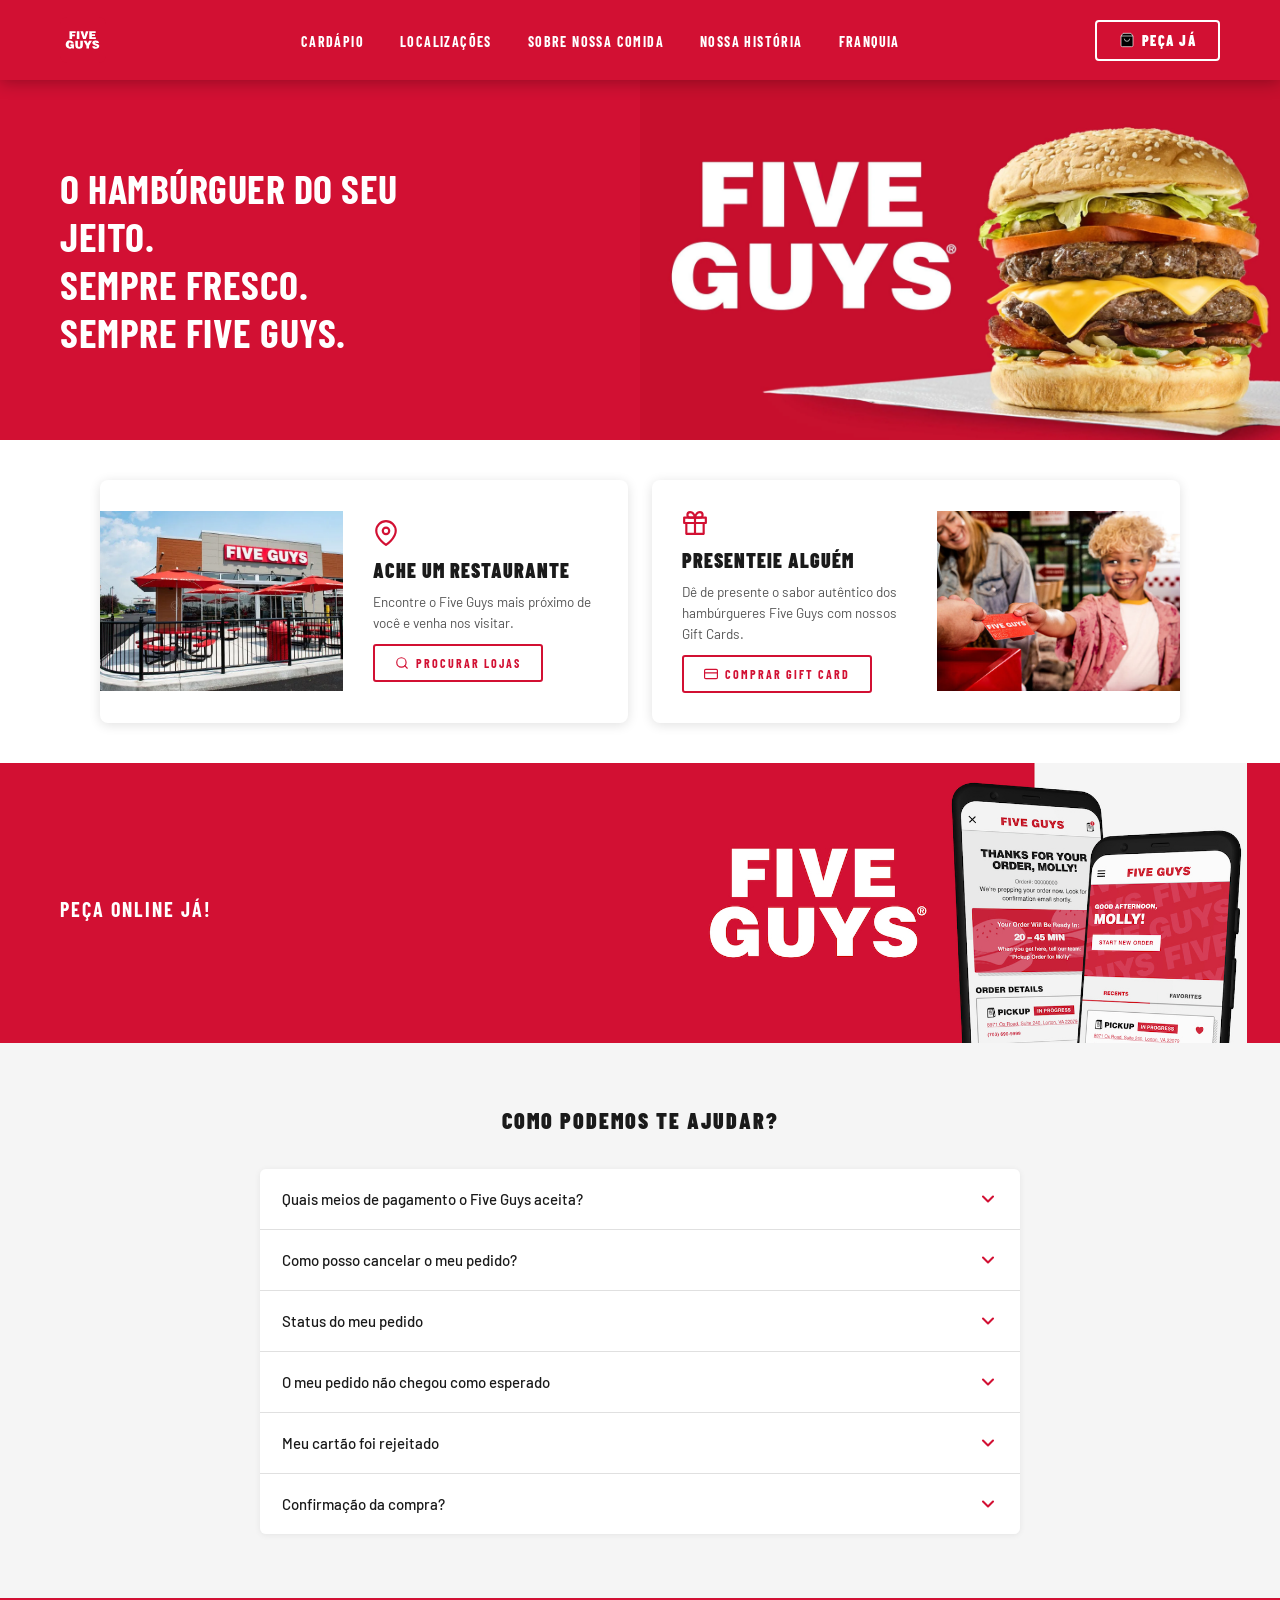
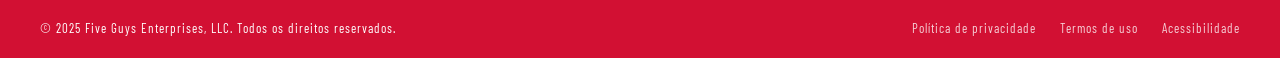
<file: index.html>
<!DOCTYPE html>
<html lang="pt-BR">
<head>
<meta charset="UTF-8">
<meta name="viewport" content="width=device-width, initial-scale=1.0">
<title>Five Guys – O Hambúrguer do Seu Jeito</title>
<link href="https://fonts.googleapis.com/css2?family=Anton&family=Barlow+Condensed:wght@400;600;700;900&family=Barlow:wght@400;500;600&display=swap" rel="stylesheet">
<link rel="stylesheet" href="five-guys.css">
</head>
<body>

<!-- NAV -->
<nav>
  <div class="nav-logo">
    <svg viewBox="0 0 131 131" xmlns="http://www.w3.org/2000/svg">
      <rect width="131" height="131" fill="#D21033"/>
      <path d="M27 62.6V40.5H44.5V45.7H34.5V49.7H42.5V54.9H34.5V62.6H27Z" fill="white"/>
      <path d="M47.9 40.5H55.2V62.6H47.9V40.5Z" fill="white"/>
      <path d="M58.3 40.5H65.7L69.6 55.2L73.6 40.5H81L73.3 62.6H65.9L58.3 40.5Z" fill="white"/>
      <path d="M83.3 62.6V40.5H101.5V45.7H90.7V48.8H99.9V54H90.7V57.5H102V62.6H83.3Z" fill="white"/>
      <path d="M39.7 90H35L34.7 87.8C33.8 88.7 32.7 89.4 31.4 89.8 30.1 90.3 28.7 90.5 28 90.5 24.8 90.5 21.9 89.4 19.6 87.2 17.3 85 16.2 81.8 16.2 79.1 16.2 74.8 17.7 71.4 20.3 69.2 22.9 67 26 67.2 28.9 67.2 33.5 67.2 37.5 69.5 39.4 75.4H32.5C31.9 73.7 30.5 72.6 28.8 72.6 26.5 72.6 24.5 74.4 24.5 79.1 24.5 83.5 26.4 85.1 29.2 85.1 31.3 85.1 32.9 83.8 32.9 82.5H29.7V77.7H39.7V90Z" fill="white"/>
      <path d="M43.6 67.8H50.9V81C50.9 83.1 51.5 84.3 52.6 84.8 53.1 85 53.7 85.1 54.3 85.1 56.7 85.1 57.8 83.7 57.8 81V67.8H65.1V80.3C65.1 87.3 61.3 90.5 54.3 90.5 47.5 90.5 43.6 87.3 43.6 80.3V67.8Z" fill="white"/>
      <path d="M82.6 89.9H75.3V81.9L67 67.8H75.1L79 75.3L82.8 67.8H90.9L82.6 81.7V89.9Z" fill="white"/>
      <path d="M104.4 74.2C103.8 72.9 102.8 72.3 101.4 72.3 100 72.3 99.1 72.7 99.1 73.6 99.1 75 101.1 75.5 103.2 76.1 106.4 77 109.9 78.2 111.4 80.3 111.8 81 111.9 81.9 111.9 82.9 111.9 87.5 108 90.5 101.5 90.5 95.1 90.5 91.6 87.3 91.6 83.1H98.6C99 84.6 100.2 85.4 101.9 85.4 103.8 85.4 104.9 84.6 104.9 83.8 104.9 82.4 103 81.9 100.7 81.2 97.2 80.2 93.1 78.8 92.1 74.3 91.5 71.5 92.9 68.3 97.9 67.6 99 67.4 100.3 67.2 101.8 67.2 106.8 67.2 110.6 69.5 111.3 74.2H104.4Z" fill="white"/>
    </svg>
  </div>

  <ul>
    <li><a href="#">Cardápio</a></li>
    <li><a href="#">Localizações</a></li>
    <li><a href="#">Sobre nossa comida</a></li>
    <li><a href="#">Nossa história</a></li>
    <li><a href="#">Franquia</a></li>
  </ul>

  <a href="#" class="nav-cta">
    <svg viewBox="0 0 24 24"><path d="M6 2L3 6v14a2 2 0 002 2h14a2 2 0 002-2V6l-3-4z"/><line x1="3" y1="6" x2="21" y2="6"/><path d="M16 10a4 4 0 01-8 0"/></svg>
    Peça já
  </a>

  <!-- Botão hambúrguer (só aparece no mobile) -->
  <button class="nav-hamburger" id="menuToggle" aria-label="Abrir menu" aria-expanded="false">
    <span></span>
    <span></span>
    <span></span>
  </button>
</nav>

<!-- Menu mobile drawer -->
<nav class="mobile-nav" id="mobileNav" role="navigation" aria-label="Menu mobile">
  <a href="#">Cardápio</a>
  <a href="#">Localizações</a>
  <a href="#">Sobre nossa comida</a>
  <a href="#">Nossa história</a>
  <a href="#">Franquia</a>
  <a href="#" class="mobile-cta">🛍 Peça já</a>
</nav>

<!-- HERO -->
<section class="hero">
  <div class="hero-left reveal">
    <p>O hambúrguer do seu jeito.<br>Sempre fresco.<br>Sempre Five Guys.</p>
  </div>
  <div class="hero-right">
    <img src="img/five-guys-iberia-program-v0-8bwbffhat4ke1.webp" alt="Five Guys">
  </div>
</section>

<!-- CARDS -->
<div class="container">
  <div class="cards-row">
    <div class="card">
      <img class="card-img" src="img/five-guys-restaurant-building-storefront-amsterdam-ny-usa-outdoor-dining-area-tables-umbrellas-behind-fence-237163780.webp" alt="">
      <div class="card-body">
        <div class="card-icon">
          <svg viewBox="0 0 24 24"><path d="M21 10c0 7-9 13-9 13s-9-6-9-13a9 9 0 0118 0z"/><circle cx="12" cy="10" r="3"/></svg>
        </div>
        <h3>Ache um restaurante</h3>
        <p>Encontre o Five Guys mais próximo de você e venha nos visitar.</p>
        <a href="#" class="btn-red">
          <svg viewBox="0 0 24 24"><circle cx="11" cy="11" r="8"/><line x1="21" y1="21" x2="16.65" y2="16.65"/></svg>
          Procurar lojas
        </a>
      </div>
    </div>

    <div class="card reverse">
      <img class="card-img" src="img/five-guys-find-a-store-768x767.jpg" alt="">
      <div class="card-body">
        <div class="card-icon">
          <svg viewBox="0 0 24 24"><polyline points="20 12 20 22 4 22 4 12"/><rect x="2" y="7" width="20" height="5"/><line x1="12" y1="22" x2="12" y2="7"/><path d="M12 7H7.5a2.5 2.5 0 010-5C11 2 12 7 12 7z"/><path d="M12 7h4.5a2.5 2.5 0 000-5C13 2 12 7 12 7z"/></svg>
        </div>
        <h3>Presenteie alguém</h3>
        <p>Dê de presente o sabor autêntico dos hambúrgueres Five Guys com nossos Gift Cards.</p>
        <a href="#" class="btn-red">
          <svg viewBox="0 0 24 24"><rect x="1" y="4" width="22" height="16" rx="2" ry="2"/><line x1="1" y1="10" x2="23" y2="10"/></svg>
          Comprar Gift Card
        </a>
      </div>
    </div>
  </div>
</div>

<!-- APP BANNER -->
<section class="app-banner">
  <div class="app-left reveal">
    <p>Peça online já!</p>
  </div>
  <div class="app-right reveal">
    <img src="img/3e0a53ed872e45a29de9d0cb998bc371_fgraphic.jpg" alt="">
  </div>
</section>

<!-- FAQ -->
<section class="faq-section">
  <div class="container">
    <h2>Como podemos te ajudar?</h2>
    <div class="faq-list">
      <div class="faq-item">
        <button class="faq-btn" onclick="toggleFaq(this)">
          Quais meios de pagamento o Five Guys aceita?
          <span class="faq-chev"><svg viewBox="0 0 24 24"><polyline points="6 9 12 15 18 9"/></svg></span>
        </button>
        <div class="faq-answer">Aceitamos cartões de crédito e débito das principais bandeiras, dinheiro, Pix e vale-refeição. Consulte a loja mais próxima para opções específicas.</div>
      </div>
      <div class="faq-item">
        <button class="faq-btn" onclick="toggleFaq(this)">
          Como posso cancelar o meu pedido?
          <span class="faq-chev"><svg viewBox="0 0 24 24"><polyline points="6 9 12 15 18 9"/></svg></span>
        </button>
        <div class="faq-answer">Para cancelar seu pedido, entre em contato com a loja diretamente ou acesse o aplicativo Five Guys e selecione a opção de cancelamento na tela de pedidos.</div>
      </div>
      <div class="faq-item">
        <button class="faq-btn" onclick="toggleFaq(this)">
          Status do meu pedido
          <span class="faq-chev"><svg viewBox="0 0 24 24"><polyline points="6 9 12 15 18 9"/></svg></span>
        </button>
        <div class="faq-answer">Acompanhe seu pedido em tempo real pelo aplicativo Five Guys, desde o preparo até a entrega.</div>
      </div>
      <div class="faq-item">
        <button class="faq-btn" onclick="toggleFaq(this)">
          O meu pedido não chegou como esperado
          <span class="faq-chev"><svg viewBox="0 0 24 24"><polyline points="6 9 12 15 18 9"/></svg></span>
        </button>
        <div class="faq-answer">Lamentamos pela experiência! Entre em contato com nossa equipe de atendimento pelo app ou telefone e resolveremos o problema o mais rápido possível.</div>
      </div>
      <div class="faq-item">
        <button class="faq-btn" onclick="toggleFaq(this)">
          Meu cartão foi rejeitado
          <span class="faq-chev"><svg viewBox="0 0 24 24"><polyline points="6 9 12 15 18 9"/></svg></span>
        </button>
        <div class="faq-answer">Verifique os dados do cartão e tente novamente. Se o problema persistir, entre em contato com seu banco ou escolha outro método de pagamento disponível.</div>
      </div>
      <div class="faq-item">
        <button class="faq-btn" onclick="toggleFaq(this)">
          Confirmação da compra?
          <span class="faq-chev"><svg viewBox="0 0 24 24"><polyline points="6 9 12 15 18 9"/></svg></span>
        </button>
        <div class="faq-answer">Uma confirmação do seu pedido será enviada por e-mail e também aparecerá no aplicativo Five Guys assim que o pagamento for aprovado.</div>
      </div>
    </div>
  </div>
</section>

<!-- FOOTER -->
<footer>
  <div class="container" style="display:flex;align-items:center;justify-content:space-between;flex-wrap:wrap;gap:12px;width:100%;">
    <span>© 2025 Five Guys Enterprises, LLC. Todos os direitos reservados.</span>
    <div class="footer-links">
      <a href="#">Política de privacidade</a>
      <a href="#">Termos de uso</a>
      <a href="#">Acessibilidade</a>
    </div>
  </div>
</footer>

<script>
// FAQ accordion
function toggleFaq(btn) {
  var item = btn.closest('.faq-item');
  var wasOpen = item.classList.contains('open');
  document.querySelectorAll('.faq-item.open').forEach(function(el){ el.classList.remove('open'); });
  if (!wasOpen) item.classList.add('open');
}

// Scroll reveal
var obs = new IntersectionObserver(function(entries) {
  entries.forEach(function(e, i) {
    if (e.isIntersecting) {
      setTimeout(function(){ e.target.classList.add('visible'); }, i * 90);
      obs.unobserve(e.target);
    }
  });
}, { threshold: 0.10 });
document.querySelectorAll('.reveal').forEach(function(el){ obs.observe(el); });

// Mobile menu toggle
var toggle = document.getElementById('menuToggle');
var mobileNav = document.getElementById('mobileNav');

toggle.addEventListener('click', function() {
  var isOpen = mobileNav.classList.contains('open');
  if (isOpen) {
    mobileNav.classList.remove('open');
    toggle.classList.remove('open');
    toggle.setAttribute('aria-expanded', 'false');
  } else {
    mobileNav.classList.add('open');
    toggle.classList.add('open');
    toggle.setAttribute('aria-expanded', 'true');
  }
});

// Fechar menu ao clicar em link
mobileNav.querySelectorAll('a').forEach(function(link) {
  link.addEventListener('click', function() {
    mobileNav.classList.remove('open');
    toggle.classList.remove('open');
    toggle.setAttribute('aria-expanded', 'false');
  });
});

// Fechar menu ao clicar fora
document.addEventListener('click', function(e) {
  if (!mobileNav.contains(e.target) && !toggle.contains(e.target)) {
    mobileNav.classList.remove('open');
    toggle.classList.remove('open');
    toggle.setAttribute('aria-expanded', 'false');
  }
});
</script>
</body>
</html>
</file>
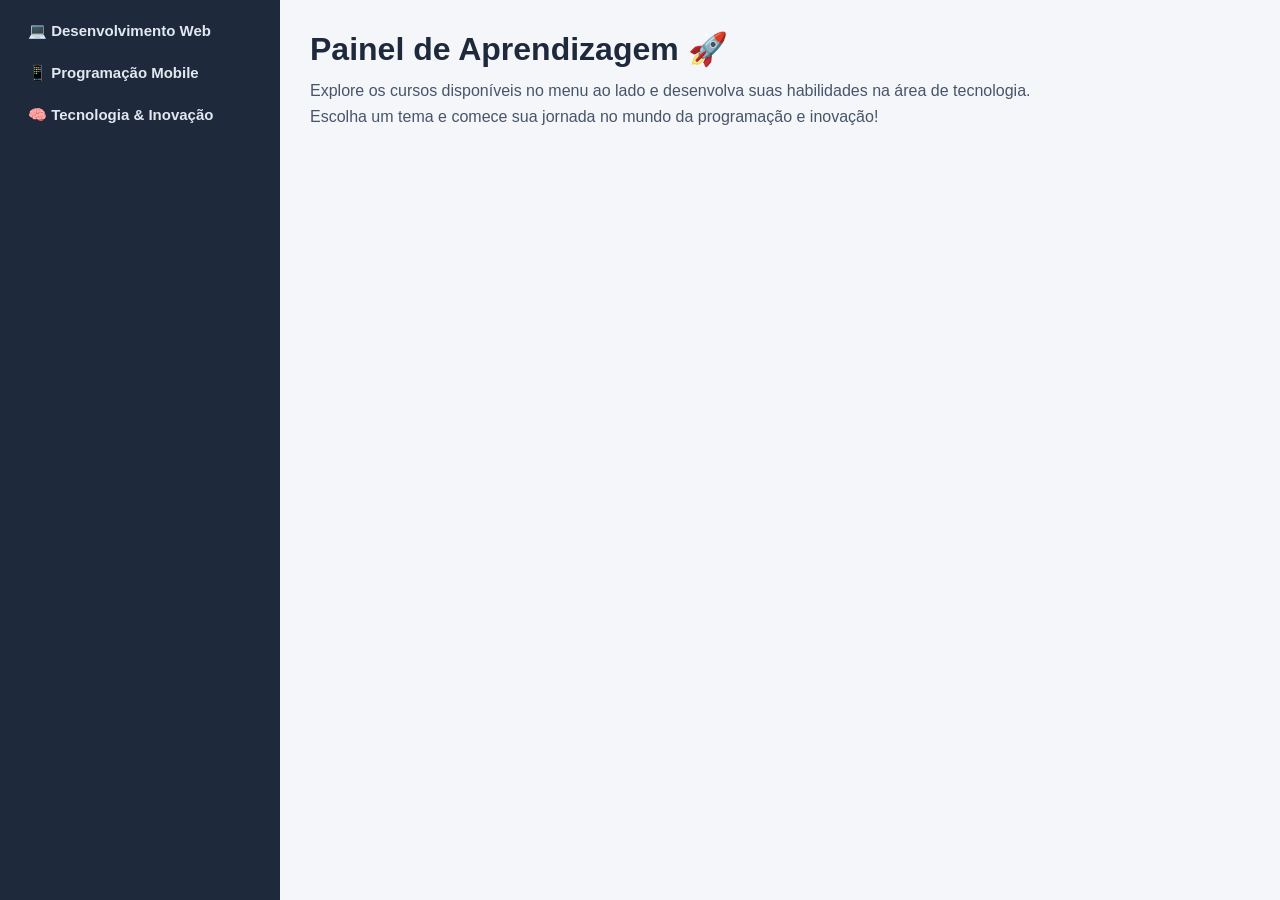
<file: Atividade extra/menulateral.html>
<!DOCTYPE html>
<html lang="pt-br">
<head>
<meta charset="UTF-8">
<title>Painel de Cursos</title>

<style>

/* Reset */
* {
    margin: 0;
    padding: 0;
    box-sizing: border-box;
}

/* Corpo */
body {
    font-family: 'Segoe UI', Tahoma, Geneva, Verdana, sans-serif;
    background: #f4f6f9;
}

/* Menu lateral */
nav {
    background: #1e293b; /* azul escuro moderno */
    padding: 10px;
    position: fixed;
    top: 0;
    left: 0;
    width: 280px;
    height: 100vh;
    overflow-y: auto;
}

/* Lista */
nav ul {
    list-style: none;
}

/* Itens */
nav ul li {
    position: relative;
}

/* Links principais */
nav ul li a {
    display: block;
    padding: 12px 18px;
    font-size: 15px;
    text-decoration: none;
    color: #e2e8f0;
    font-weight: bold;
    transition: 0.3s;
}

/* Hover */
nav ul li a:hover {
    background-color: #38bdf8;
    color: #0f172a;
}

/* Submenu */
nav ul ul {
    display: none;
    background: #334155;
    padding-left: 10px;
}

/* Mostrar submenu */
nav ul li:hover > ul {
    display: block;
}

/* Itens do submenu */
nav ul ul li {
    border-bottom: 1px solid #475569;
}

/* Links submenu */
nav ul ul li a {
    font-weight: normal;
    font-size: 14px;
    color: #cbd5f5;
}

/* Conteúdo */
.content {
    margin-left: 280px;
    padding: 30px;
}

/* Título */
.content h1 {
    color: #1e293b;
    margin-bottom: 10px;
}

/* Parágrafo */
.content p {
    color: #475569;
    line-height: 1.6;
}

</style>
</head>

<body>

<nav>
    <ul>

        <li>
            <a href="#">💻 Desenvolvimento Web</a>
            <ul>
                <li><a href="#">HTML e CSS</a></li>
                <li><a href="#">JavaScript Básico</a></li>
                <li><a href="#">Responsividade</a></li>
                <li><a href="#">Flexbox e Grid</a></li>
                <li><a href="#">Git e GitHub</a></li>
            </ul>
        </li>

        <li>
            <a href="#">📱 Programação Mobile</a>
            <ul>
                <li><a href="#">Introdução ao Android</a></li>
                <li><a href="#">React Native</a></li>
                <li><a href="#">Flutter</a></li>
                <li><a href="#">Interface Mobile</a></li>
                <li><a href="#">Publicação de Apps</a></li>
            </ul>
        </li>

        <li>
            <a href="#">🧠 Tecnologia & Inovação</a>
            <ul>
                <li><a href="#">Inteligência Artificial</a></li>
                <li><a href="#">Cybersegurança</a></li>
                <li><a href="#">Banco de Dados</a></li>
                <li><a href="#">Cloud Computing</a></li>
                <li><a href="#">Internet das Coisas</a></li>
            </ul>
        </li>

    </ul>
</nav>

<div class="content">
    <h1>Painel de Aprendizagem 🚀</h1>
    <p>Explore os cursos disponíveis no menu ao lado e desenvolva suas habilidades na área de tecnologia.</p>
    <p>Escolha um tema e comece sua jornada no mundo da programação e inovação!</p>
</div>

</body>
</html>
</file>
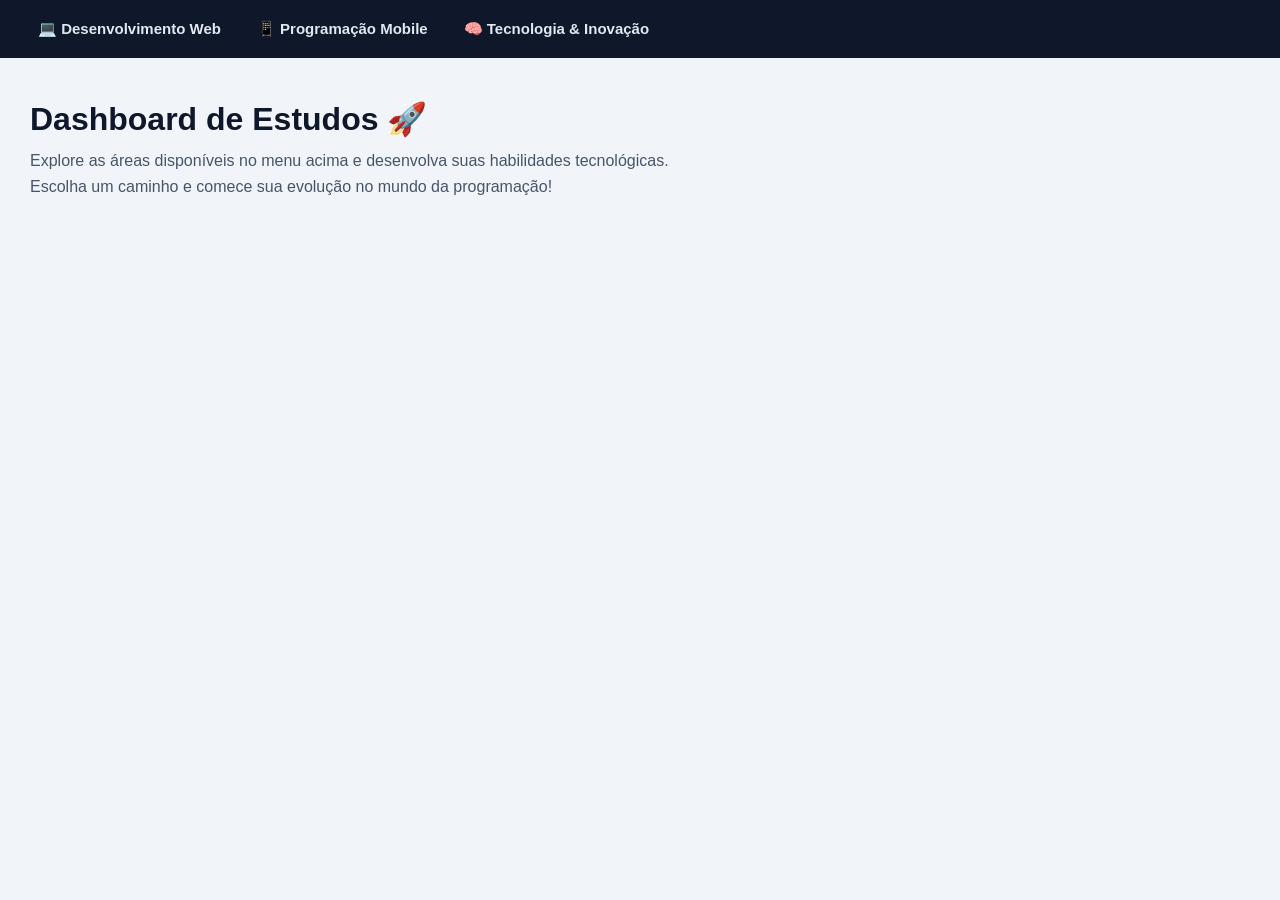
<file: Atividade extra/menusuperior.html>
<!DOCTYPE html>
<html lang="pt-br">
<head>
<meta charset="UTF-8">
<title>Painel de Cursos</title>

<style>

/* Reset */
* {
    margin: 0;
    padding: 0;
    box-sizing: border-box;
}

/* Corpo */
body {
    font-family: 'Segoe UI', Tahoma, Geneva, Verdana, sans-serif;
    background: #f1f5f9;
}

/* Menu */
nav {
    background: #0f172a; /* azul escuro */
    padding: 10px 20px;
    position: fixed;
    top: 0;
    left: 0;
    width: 100%;
}

/* Lista */
nav ul {
    list-style: none;
}

/* Itens principais */
nav ul li {
    float: left;
    position: relative;
}

/* Links */
nav ul li a {
    display: block;
    padding: 10px 18px;
    font-size: 15px;
    text-decoration: none;
    color: #e2e8f0;
    font-weight: bold;
    transition: 0.3s;
}

/* Hover */
nav ul li a:hover {
    background-color: #38bdf8;
    color: #0f172a;
}

/* Submenu */
nav ul ul {
    display: none;
    position: absolute;
    top: 40px;
    left: 0;
    background: #1e293b;
    min-width: 220px;
}

/* Mostrar submenu */
nav ul li:hover > ul {
    display: block;
}

/* Itens submenu */
nav ul ul li {
    float: none;
    border-bottom: 1px solid #334155;
}

/* Links submenu */
nav ul ul li a {
    font-weight: normal;
    padding: 10px;
}

/* Hover submenu */
nav ul ul li a:hover {
    background-color: #38bdf8;
    color: #0f172a;
}

/* Limpar float */
nav::after {
    content: "";
    display: block;
    clear: both;
}

/* Conteúdo */
.content {
    margin-top: 70px;
    padding: 30px;
}

/* Título */
.content h1 {
    color: #0f172a;
    margin-bottom: 10px;
}

/* Texto */
.content p {
    color: #475569;
    line-height: 1.6;
}

</style>
</head>

<body>

<nav>
    <ul>

        <li>
            <a href="#">💻 Desenvolvimento Web</a>
            <ul>
                <li><a href="#">HTML e CSS</a></li>
                <li><a href="#">JavaScript</a></li>
                <li><a href="#">React</a></li>
                <li><a href="#">Responsividade</a></li>
                <li><a href="#">APIs</a></li>
            </ul>
        </li>

        <li>
            <a href="#">📱 Programação Mobile</a>
            <ul>
                <li><a href="#">Android Studio</a></li>
                <li><a href="#">Flutter</a></li>
                <li><a href="#">React Native</a></li>
                <li><a href="#">UI Mobile</a></li>
                <li><a href="#">Publicação</a></li>
            </ul>
        </li>

        <li>
            <a href="#">🧠 Tecnologia & Inovação</a>
            <ul>
                <li><a href="#">Inteligência Artificial</a></li>
                <li><a href="#">Segurança Digital</a></li>
                <li><a href="#">Banco de Dados</a></li>
                <li><a href="#">Cloud</a></li>
                <li><a href="#">IoT</a></li>
            </ul>
        </li>

    </ul>
</nav>

<div class="content">
    <h1>Dashboard de Estudos 🚀</h1>
    <p>Explore as áreas disponíveis no menu acima e desenvolva suas habilidades tecnológicas.</p>
    <p>Escolha um caminho e comece sua evolução no mundo da programação!</p>
</div>

</body>
</html>
</file>
<file: five-guys.css>
*,*::before,*::after{box-sizing:border-box;margin:0;padding:0}
:root{
  --red:#D21033;
  --dark-red:#a50d26;
  --white:#fff;
  --light:#f5f5f5;
  --border:#e0e0e0;
  --text:#1a1a1a;
  --muted:#555;
}
body{font-family:'Barlow',sans-serif;color:var(--text);background:var(--white);overflow-x:hidden}

.container{max-width:1200px;margin:0 auto;}

/* NAV */
nav{
  background:var(--red);
  display:flex;
  align-items:center;
  justify-content:space-between;
  padding:0 60px;
  height:80px;
  position:sticky;top:0;z-index:200;
  box-shadow:0 2px 16px rgba(0,0,0,.3);
}
.nav-logo{
  display:flex;align-items:center;
  height:46px;width:46px;
  border-radius:7px;overflow:hidden;flex-shrink:0;
}
.nav-logo svg{display:block;width:100%;height:100%}
nav ul{display:flex;list-style:none;gap:36px;flex:1;justify-content:center;}
nav ul a{
  color:var(--white);text-decoration:none;
  font-family:'Barlow Condensed',sans-serif;
  font-weight:700;font-size:14px;letter-spacing:1.4px;text-transform:uppercase;
  transition:opacity .2s;
}
nav ul a:hover{text-decoration:underline;opacity:.85;}
.nav-cta{
  background:var(--red);color:var(--white);
  padding:10px 22px;border-radius:4px;
  font-family:'Barlow Condensed',sans-serif;
  font-weight:900;font-size:14px;letter-spacing:1.5px;text-transform:uppercase;
  text-decoration:none;display:flex;align-items:center;gap:7px;
  transition:background .2s,transform .15s;flex-shrink:0;
  border:2px solid var(--white);
  white-space:nowrap;
}
.nav-cta:hover{background:var(--dark-red);transform:translateY(-1px)}
.nav-cta svg{width:16px;height:16px;stroke:var(--white)}

/* MOBILE MENU TOGGLE */
.nav-hamburger{
  display:none;
  flex-direction:column;gap:5px;
  background:none;border:none;cursor:pointer;padding:6px;
  flex-shrink:0;
}
.nav-hamburger span{
  display:block;width:24px;height:2px;
  background:var(--white);border-radius:2px;
  transition:transform .3s, opacity .3s;
}
.nav-hamburger.open span:nth-child(1){transform:translateY(7px) rotate(45deg)}
.nav-hamburger.open span:nth-child(2){opacity:0}
.nav-hamburger.open span:nth-child(3){transform:translateY(-7px) rotate(-45deg)}

/* MOBILE NAV DRAWER */
.mobile-nav{
  display:none;
  position:fixed;top:64px;left:0;right:0;bottom:0;
  background:var(--dark-red);
  z-index:9999;
  flex-direction:column;
  padding:12px 0 20px;
  box-shadow:0 8px 24px rgba(0,0,0,.4);
  overflow-y:auto;
}
.mobile-nav.open{
  display:flex;
}
.mobile-nav a{
  color:var(--white);text-decoration:none;
  font-family:'Barlow Condensed',sans-serif;
  font-weight:700;font-size:16px;letter-spacing:1.4px;text-transform:uppercase;
  padding:14px 32px;display:block;
  border-bottom:1px solid rgba(255,255,255,.12);
  transition:background .15s;
}
.mobile-nav a:last-child{border-bottom:none}
.mobile-nav a:hover{background:rgba(255,255,255,.1)}
.mobile-nav .mobile-cta{
  margin:16px 32px 0;
  padding:12px 20px;
  border:2px solid var(--white);
  border-radius:4px;
  text-align:center;
}

/* HERO */
.hero{
  background:var(--red);
  display:grid;grid-template-columns:1fr 1fr;
  min-height:360px;overflow:hidden;
}
.hero-left{
  display:flex;flex-direction:column;justify-content:center;
  padding:64px 40px 64px 60px;
}
.hero-left p{
  color:var(--white);
  font-family:'Barlow Condensed',sans-serif;
  font-weight:700;font-size:40px;line-height:1.2;
  text-transform:uppercase;letter-spacing:.5px;max-width:400px;
}
.hero-right{
  position:relative;display:flex;
  align-items:center;justify-content:flex-start;
  overflow:hidden;padding:40px 40px 40px 20px;
}
.hero-right img{
  position:absolute;inset:0;width:100%;height:100%;
  object-fit:cover;object-position:center right;
}
.hero-brand{
  position:relative;z-index:2;
  font-family:'Anton',sans-serif;font-size:88px;
  color:var(--white);line-height:.88;letter-spacing:2px;
  text-shadow:0 4px 24px rgba(0,0,0,.3);
}

/* CARDS */
.cards-row{
  display:flex;flex-wrap:wrap;gap:24px;
  padding:40px 60px;
  justify-content:center;
}
.card{
  display:flex;align-items:center;flex-direction:row;
  background:var(--white);
  border:none;
  box-shadow:0 2px 12px rgba(0,0,0,.12);
  border-radius:8px;
  overflow:hidden;
  flex:1 1 calc(50% - 24px);
  min-width:300px;
}
.card.reverse{flex-direction:row-reverse;}
.card-img{width:46%;height:180px;object-fit:cover;display:block;flex-shrink:0}
.card-body{
  flex:1;padding:30px;
  display:flex;flex-direction:column;justify-content:center;gap:10px;
  color:var(--text);
}
.card-icon{color:var(--red);display:flex;align-items:center;margin-bottom:2px}
.card-icon svg{width:26px;height:26px;stroke:var(--red);fill:none;stroke-width:2;stroke-linecap:round;stroke-linejoin:round}
.card-body h3{
  font-family:'Barlow Condensed',sans-serif;
  font-weight:900;font-size:20px;text-transform:uppercase;letter-spacing:1px;
}
.card-body p{font-size:13.5px;color:var(--muted);line-height:1.55}
.btn-red{
  display:inline-flex;align-items:center;gap:7px;
  background:var(--white);color:var(--red);
  font-family:'Barlow Condensed',sans-serif;
  font-weight:700;font-size:12px;letter-spacing:2px;text-transform:uppercase;
  padding:10px 20px;border-radius:3px;text-decoration:none;
  border:2px solid var(--red);cursor:pointer;width:fit-content;
  transition:background .18s,color .18s,transform .15s;
}
.btn-red:hover{
  background:var(--red);color:var(--white);transform:translateY(-1px);
}
.btn-red svg{width:14px;height:14px;stroke:var(--red);fill:none;stroke-width:2;stroke-linecap:round;stroke-linejoin:round;flex-shrink:0}
.btn-red:hover svg{stroke:var(--white)}

/* APP BANNER */
.app-banner{
  background:var(--red);
  display:grid;grid-template-columns:1fr 1fr;
  min-height:280px;align-items:center;overflow:hidden;
}
.app-left{padding:48px 40px 48px 60px}
.app-left h2{
  font-family:'Anton',sans-serif;
  font-size:60px;color:var(--white);
  line-height:.9;letter-spacing:2px;
}
.app-left p{
  font-family:'Barlow Condensed',sans-serif;
  font-weight:700;font-size:20px;color:var(--white);
  letter-spacing:2px;text-transform:uppercase;margin-top:12px;
}
.app-right{
  display:flex;align-items:flex-end;justify-content:center;
  height:100%;overflow:hidden;
}
.app-right img{
  height:280px;width:auto;
  object-fit:contain;object-position:bottom center;
  display:block;
}

/* FAQ */
.faq-section{background:var(--light);padding:64px 60px}
.faq-section h2{
  font-family:'Barlow Condensed',sans-serif;font-weight:900;
  font-size:22px;text-transform:uppercase;letter-spacing:2px;
  text-align:center;margin-bottom:36px;
}
.faq-list{max-width:760px;margin:0 auto;border-radius:6px;overflow:hidden;box-shadow:0 1px 6px rgba(0,0,0,.07)}
.faq-item{background:var(--white);border-bottom:1px solid var(--border)}
.faq-item:last-child{border-bottom:none}
.faq-btn{
  width:100%;background:none;border:none;
  padding:20px 22px;display:flex;align-items:center;
  justify-content:space-between;cursor:pointer;
  font-family:'Barlow',sans-serif;font-size:15px;font-weight:500;
  color:var(--text);text-align:left;gap:16px;
}
.faq-btn:hover{background:#fafafa}
.faq-chev{
  color:var(--red);flex-shrink:0;
  transition:transform .25s;display:flex;
}
.faq-chev svg{width:20px;height:20px;stroke:var(--red);fill:none;stroke-width:2.5;stroke-linecap:round;stroke-linejoin:round}
.faq-item.open .faq-chev{transform:rotate(180deg)}
.faq-answer{display:none;padding:0 22px 20px;font-size:14px;color:var(--muted);line-height:1.65}
.faq-item.open .faq-answer{display:block}

/* FOOTER */
footer{
  background:var(--red);color:var(--white);
  padding:22px 40px;
  display:flex;align-items:center;justify-content:space-between;
  font-family:'Barlow Condensed',sans-serif;font-size:13px;letter-spacing:1px;
}
footer a{color:var(--white);text-decoration:none;opacity:.8}
footer a:hover{opacity:1;text-decoration:underline}
.footer-links{display:flex;gap:24px}

/* REVEAL */
.reveal{opacity:0;transform:translateY(26px);transition:opacity .55s ease,transform .55s ease}
.reveal.visible{opacity:1;transform:none}

/* ─────────────────────────────────────────
   RESPONSIVIDADE — TABLET (max 960px)
───────────────────────────────────────── */
@media(max-width:960px){
  nav{padding:0 32px;}

  nav ul{gap:20px;}
  nav ul a{font-size:13px;letter-spacing:1px;}

  .hero-left{padding:48px 24px 48px 32px;}
  .hero-left p{font-size:32px;}

  .cards-row{padding:32px 32px;}
  .card{flex:1 1 100%;}
  .card.reverse{flex-direction:row-reverse;}

  .app-left{padding:40px 24px 40px 32px;}
  .app-left h2{font-size:48px;}

  .faq-section{padding:48px 32px;}
  footer{padding:18px 32px;}
}

/* ─────────────────────────────────────────
   RESPONSIVIDADE — MOBILE (max 680px)
───────────────────────────────────────── */
@media(max-width:680px){
  /* Nav */
  nav{padding:0 20px;height:64px;}
  nav ul{display:none;}
  .nav-cta{display:none;}
  .nav-hamburger{display:flex;}
  /* mobile-nav já usa visibility/opacity, não precisa de display aqui */

  /* Hero — coluna única */
  .hero{
    grid-template-columns:1fr;
    min-height:auto;
  }
  .hero-left{
    padding:40px 20px 32px;
    order:1;
  }
  .hero-left p{
    font-size:28px;
    max-width:100%;
  }
  .hero-right{
    order:0;
    height:220px;
    padding:0;
  }
  .hero-right img{
    object-position:center center;
  }
  .hero-brand{font-size:54px;}

  /* Cards — empilhados */
  .cards-row{
    padding:24px 16px;
    gap:16px;
  }
  .card,
  .card.reverse{
    flex-direction:column;
    min-width:0;
    flex:1 1 100%;
  }
  .card-img{
    width:100%;
    height:180px;
  }
  .card-body{
    padding:20px;
  }

  /* App Banner */
  .app-banner{
    grid-template-columns:1fr;
    min-height:auto;
  }
  .app-left{
    padding:36px 20px;
    text-align:center;
  }
  .app-left h2{font-size:42px;}
  .app-left p{font-size:16px;}
  .app-right{display:none;}

  /* FAQ */
  .faq-section{padding:40px 16px;}
  .faq-btn{font-size:14px;padding:16px 16px;}
  .faq-answer{padding:0 16px 16px;font-size:13px;}

  /* Footer */
  footer{
    flex-direction:column;
    gap:12px;
    text-align:center;
    padding:20px 16px;
  }
  .footer-links{
    flex-wrap:wrap;
    justify-content:center;
    gap:12px;
  }
}

/* ─────────────────────────────────────────
   RESPONSIVIDADE — MOBILE PEQUENO (max 380px)
───────────────────────────────────────── */
@media(max-width:380px){
  .hero-left p{font-size:24px;}
  .app-left h2{font-size:34px;}
  .hero-brand{font-size:42px;}
  .card-body h3{font-size:17px;}
}
</file>
